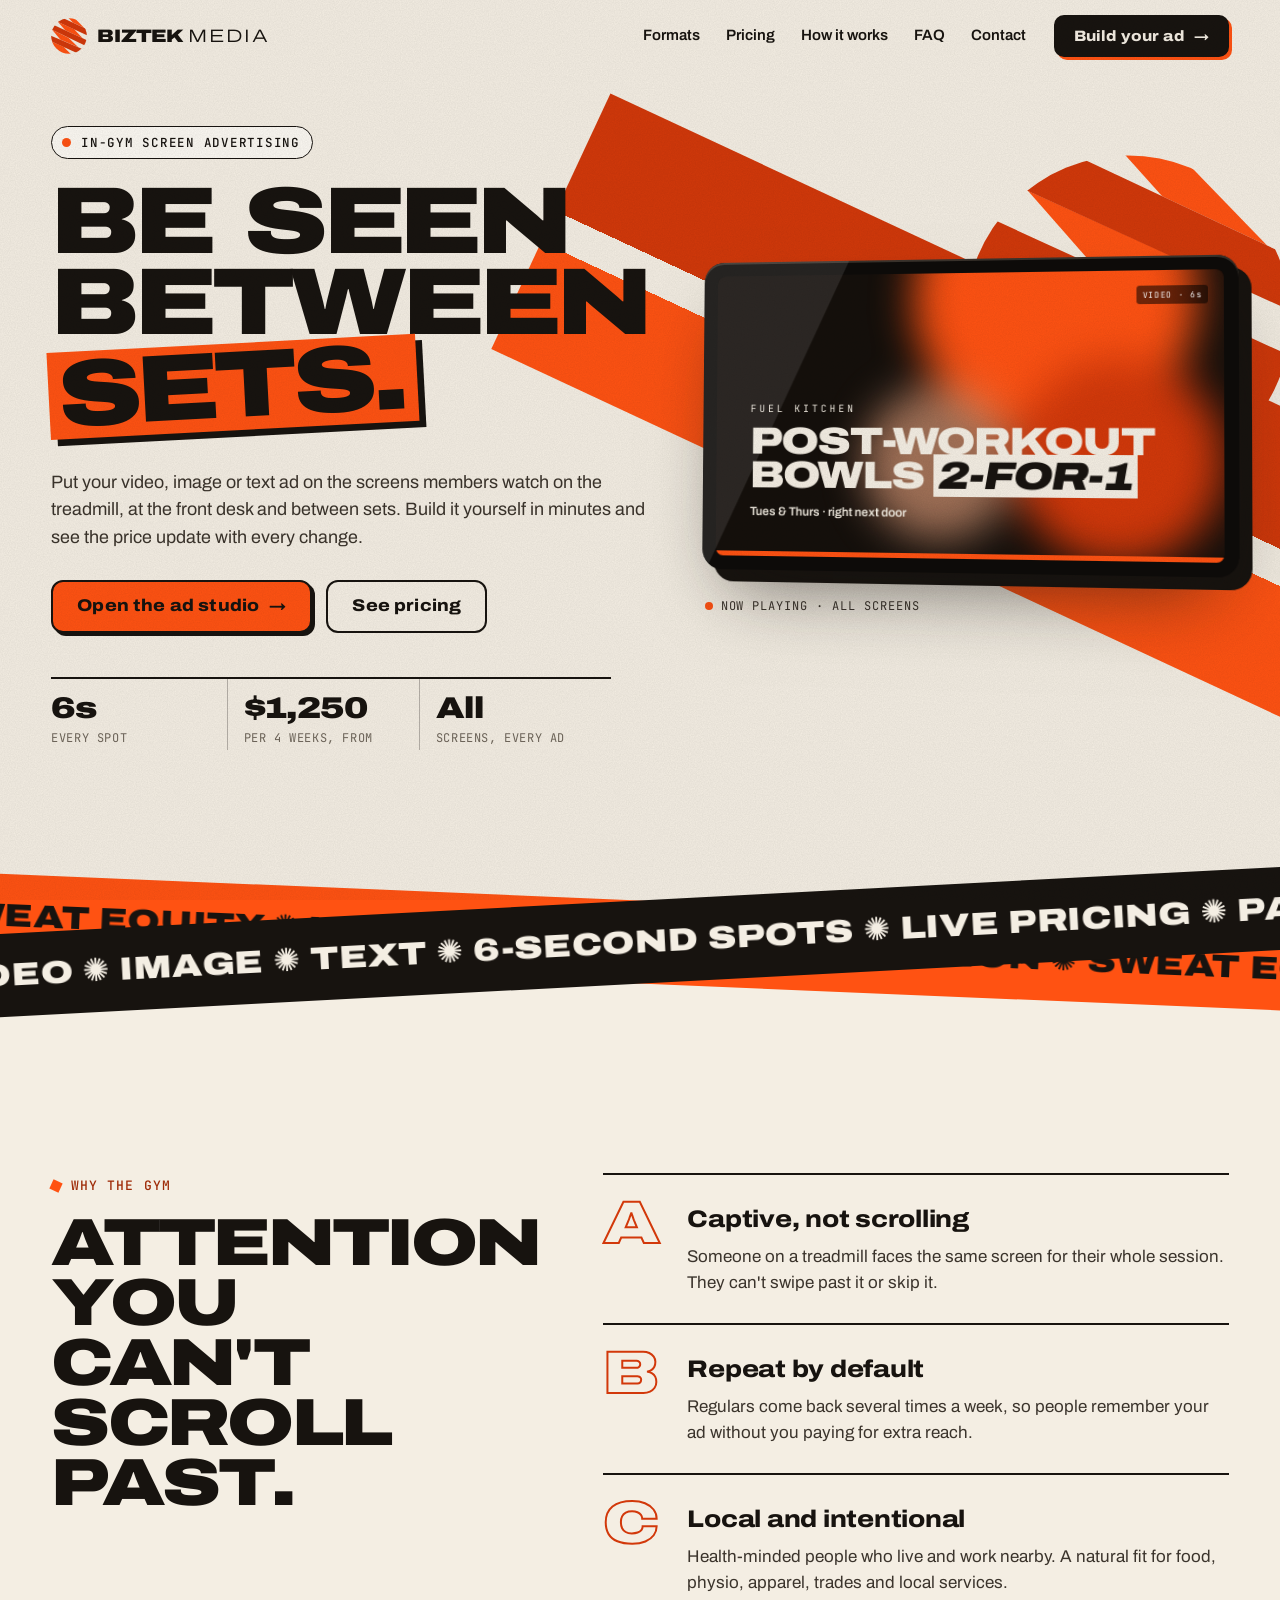
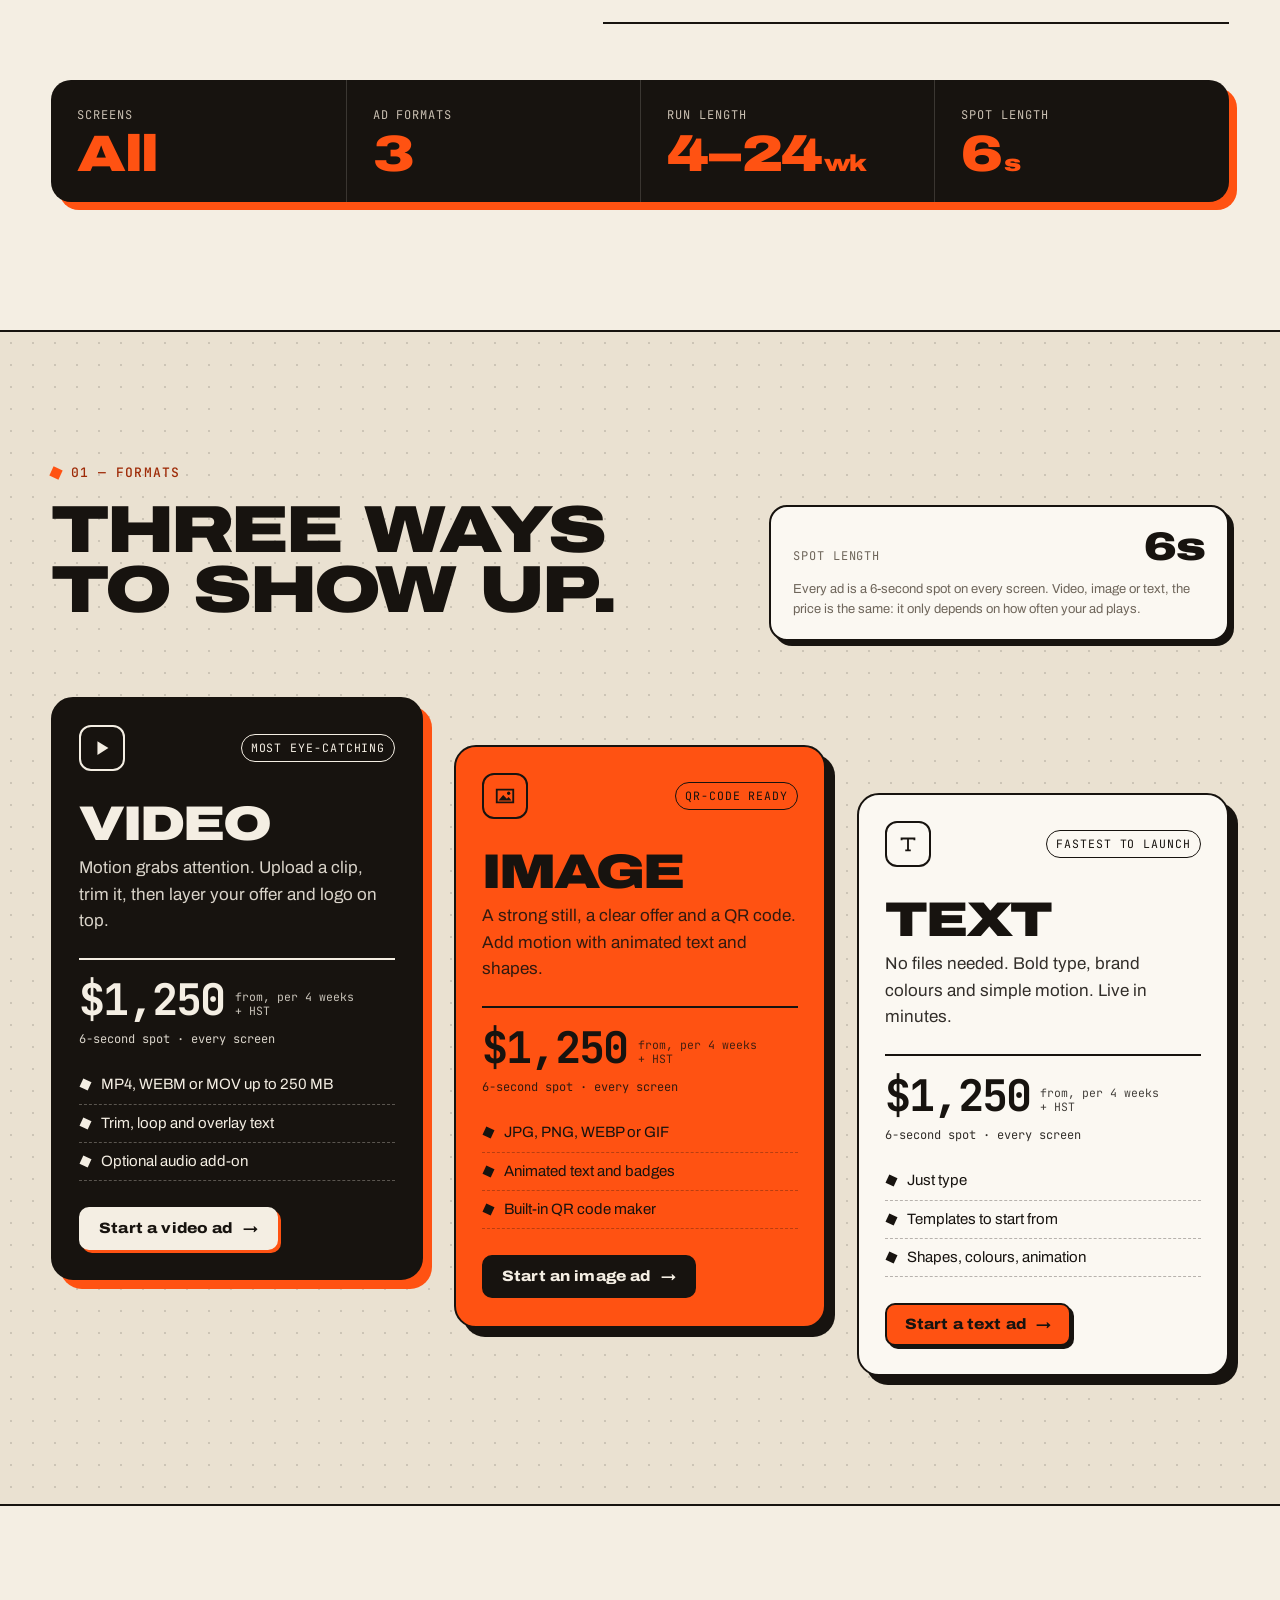
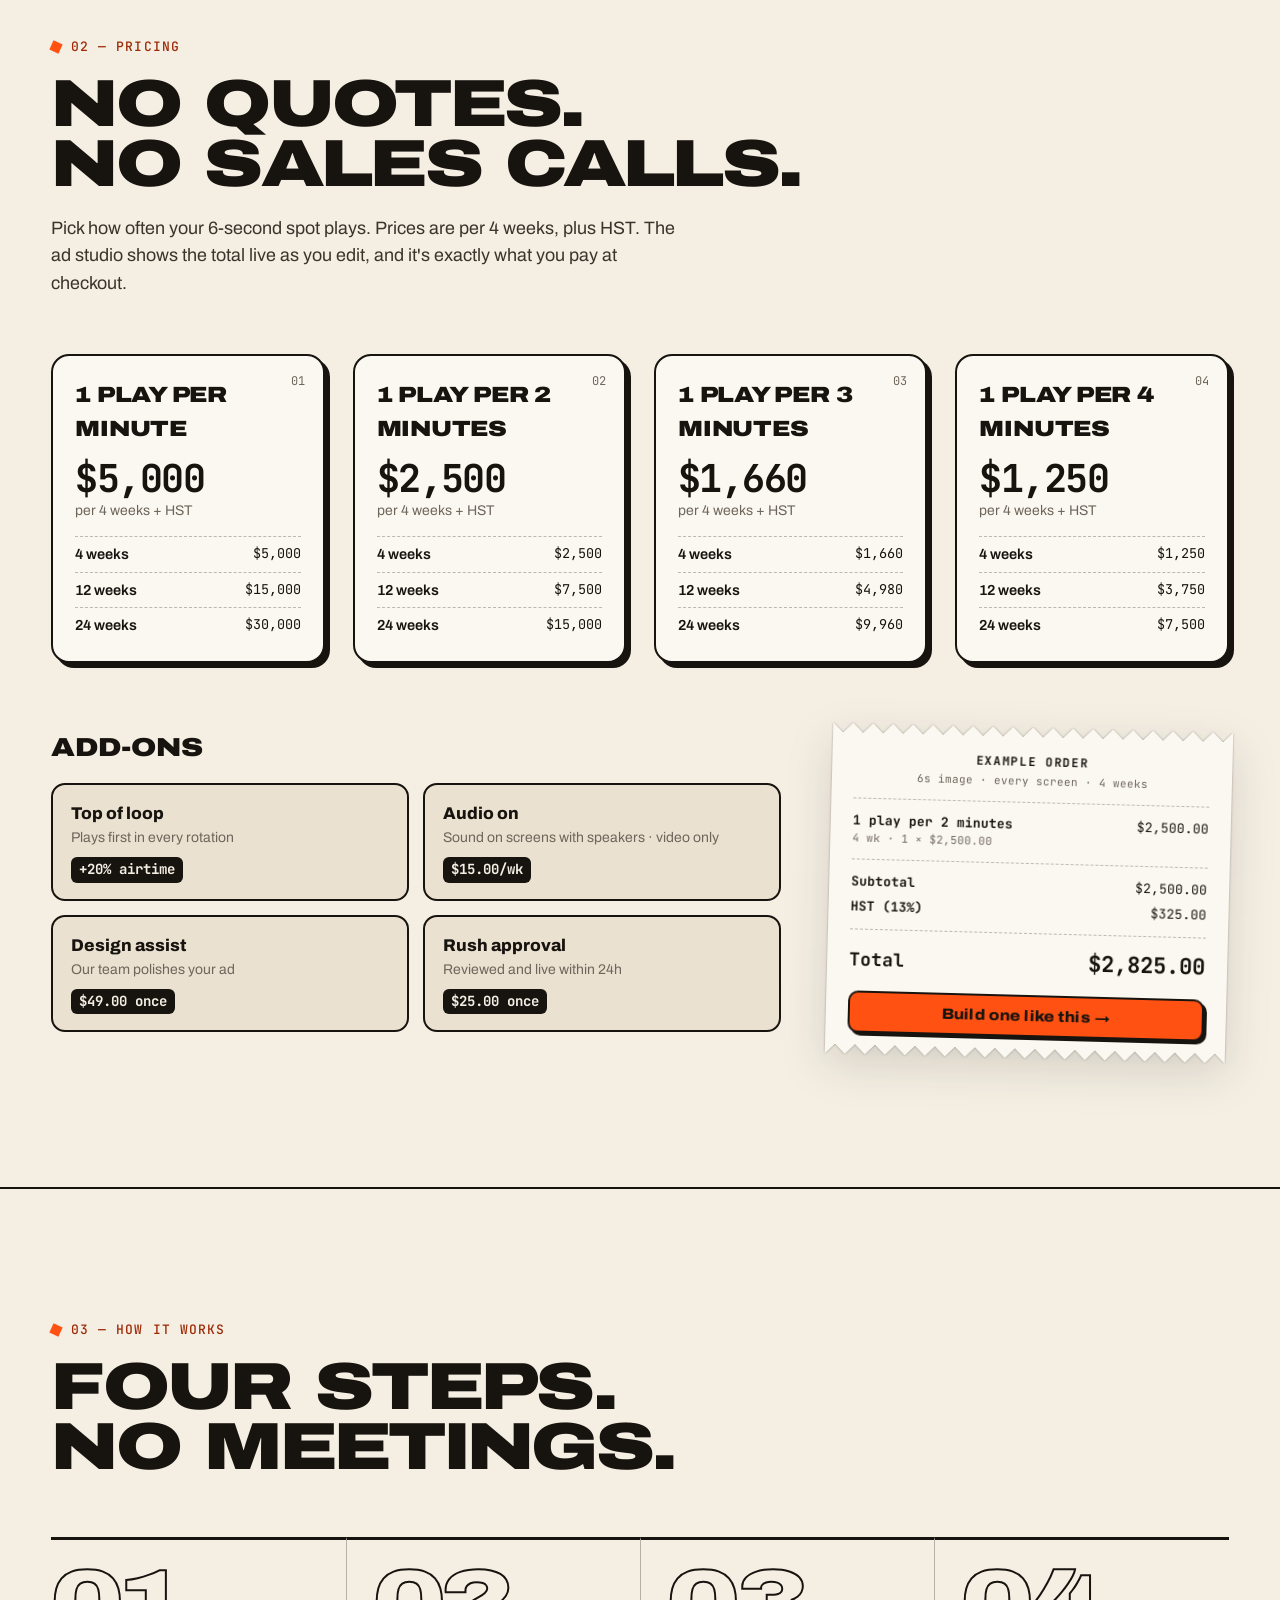
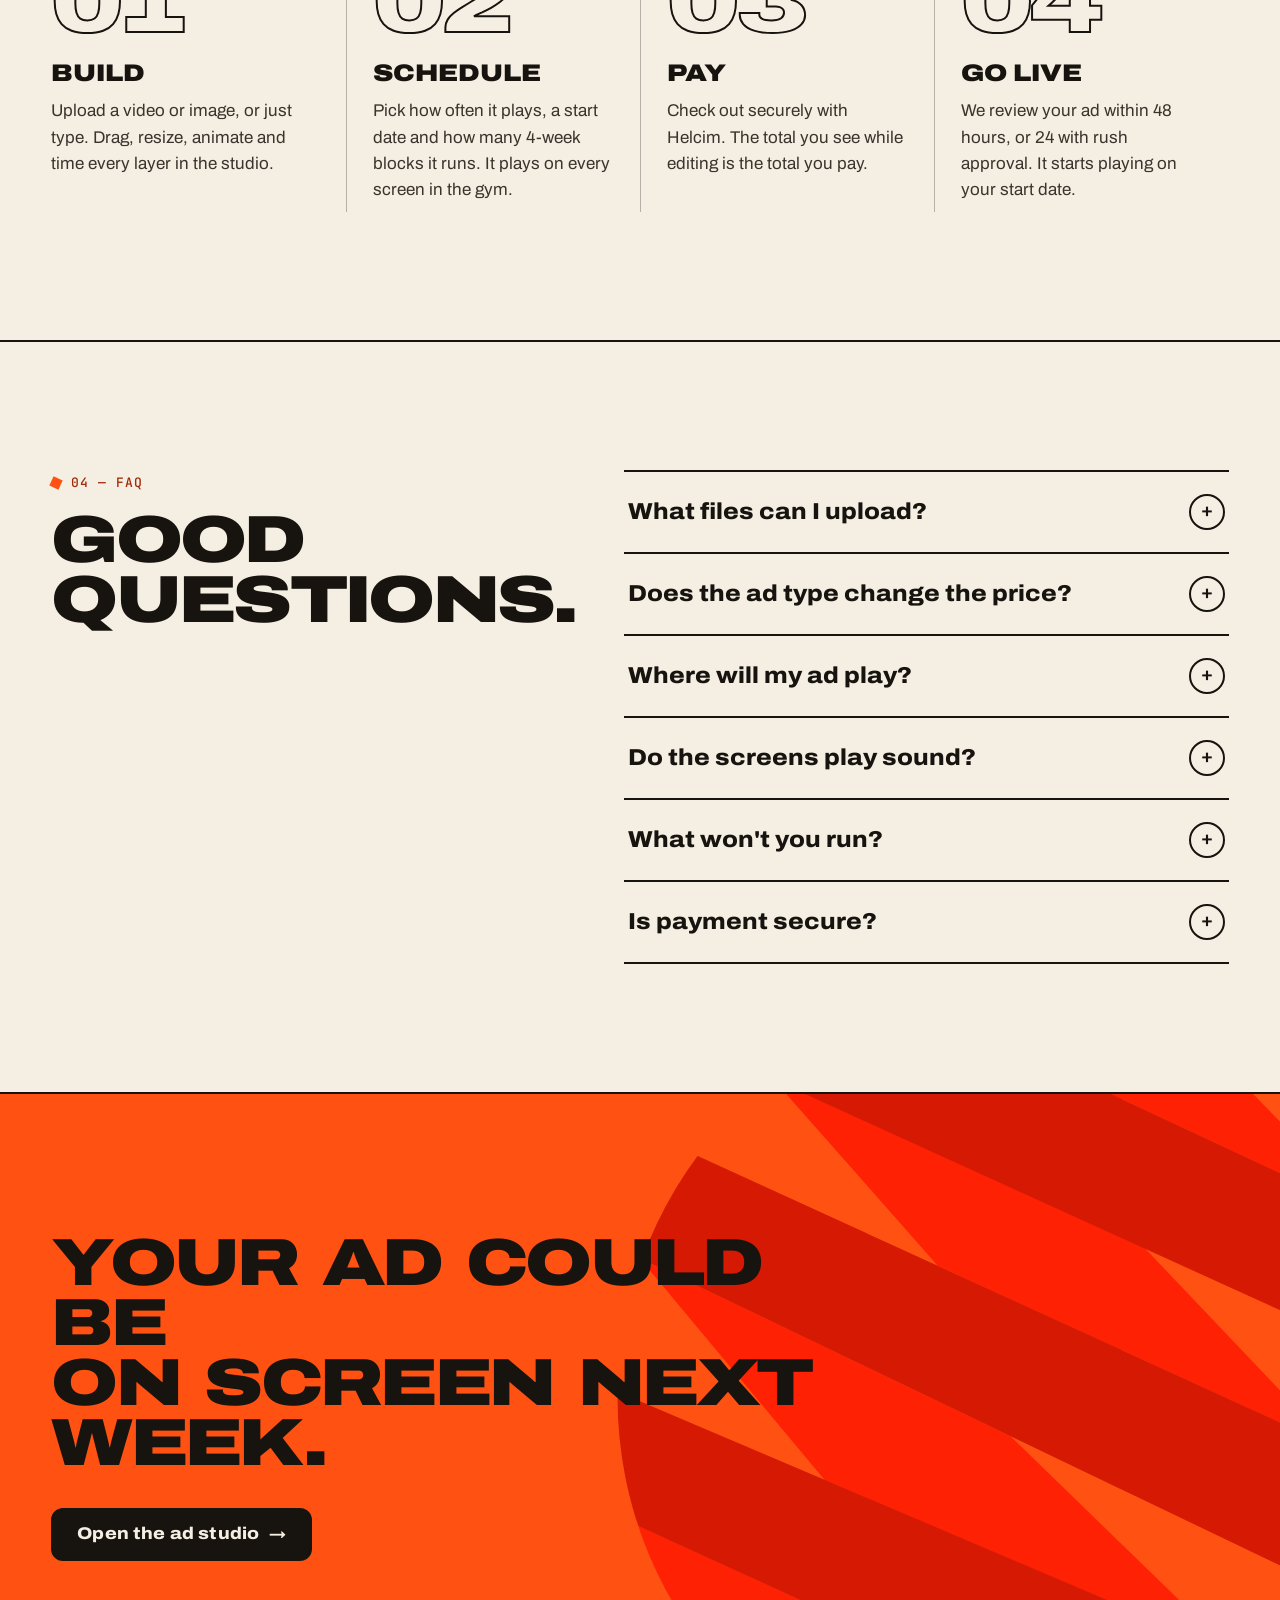
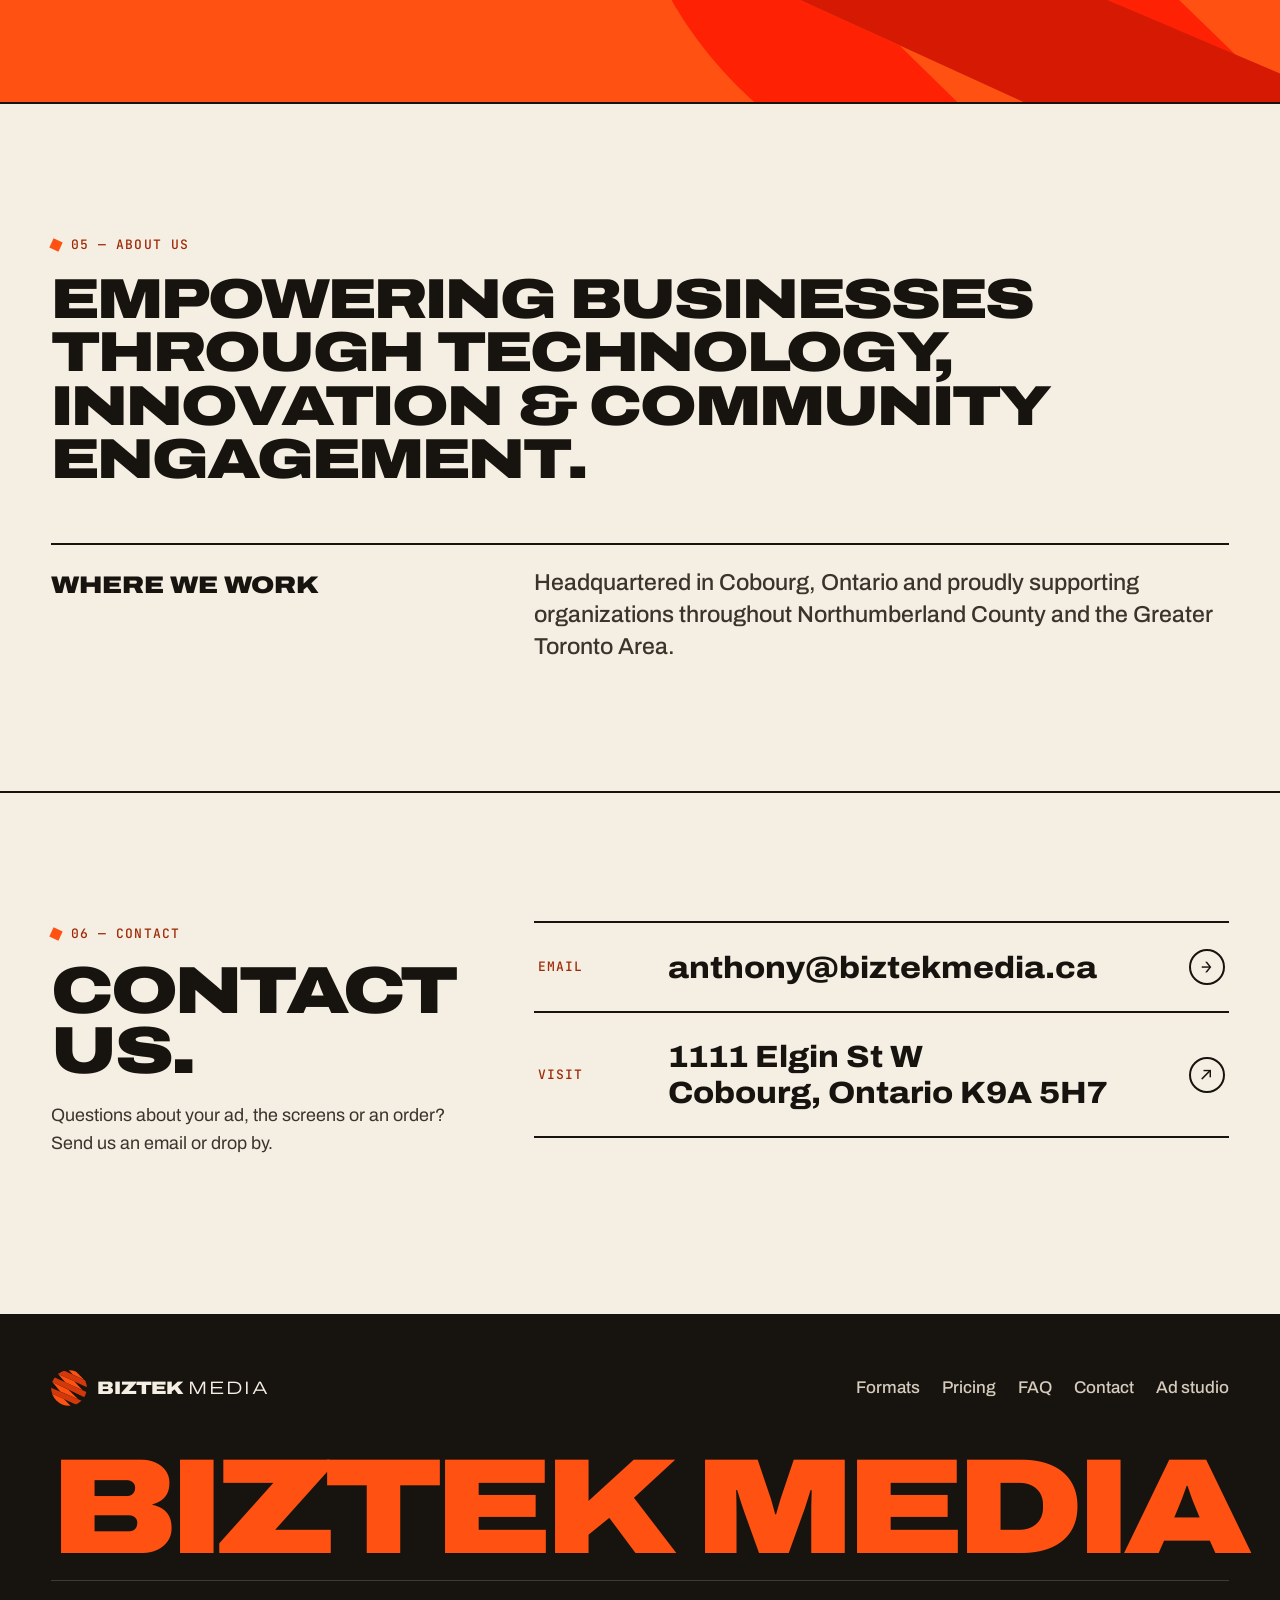
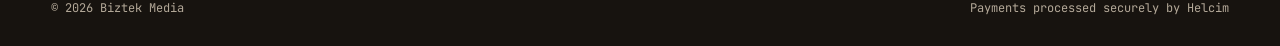
<file: public_html/index.html>
<!doctype html>
<html lang="en">
<head>
  <meta charset="utf-8">
  <meta name="viewport" content="width=device-width, initial-scale=1">
  <title>Biztek Media — Gym Screen Advertising</title>
  <meta name="description" content="Put your video, image or text ad on the screens inside the gym. Build it yourself, see the price live, and pay online.">
  <meta name="theme-color" content="#F4EEE3">
  <link rel="icon" href="img/logo.svg" type="image/svg+xml">
  <link rel="preconnect" href="https://fonts.googleapis.com">
  <link rel="preconnect" href="https://fonts.gstatic.com" crossorigin>
  <link href="https://fonts.googleapis.com/css2?family=Archivo:ital,wdth,wght@0,62..125,100..900;1,62..125,100..900&family=JetBrains+Mono:wght@400;500;700&display=swap" rel="stylesheet">
  <script>document.documentElement.classList.add('js')</script>
  <link rel="stylesheet" href="css/base.css">
  <link rel="stylesheet" href="css/site.css">
</head>
<body>
  <a class="skip" href="#main">Skip to content</a>

  <header class="nav" id="nav">
    <a class="brand" href="./" aria-label="Biztek Media home">
      <img src="img/logo.svg" alt="" width="36" height="36">
      <span class="wordmark">BIZTEK<span>MEDIA</span></span>
    </a>
    <nav class="nav-links" id="navLinks" aria-label="Primary">
      <a href="#formats">Formats</a>
      <a href="#pricing">Pricing</a>
      <a href="#how">How it works</a>
      <a href="#faq">FAQ</a>
      <a href="#contact">Contact</a>
    </nav>
    <a class="btn btn-ink nav-cta" href="editor.html">Build your ad <span aria-hidden="true">→</span></a>
    <button class="nav-toggle" id="navToggle" aria-expanded="false" aria-controls="navLinks" aria-label="Open menu">
      <span></span><span></span>
    </button>
  </header>

  <main id="main">
    <!-- ============================== HERO -->
    <section class="hero">
      <div class="hero-band" aria-hidden="true"></div>
      <div class="hero-copy">
        <p class="eyebrow"><span class="pulse" aria-hidden="true"></span> In-gym screen advertising</p>
        <h1 class="display">Be seen<br>between<br><span class="hl">sets.</span></h1>
        <p class="lede">Put your video, image or text ad on the screens members watch on the treadmill, at the front desk and between sets. Build it yourself in minutes and see the price update with every change.</p>
        <div class="cta-row">
          <a class="btn btn-orange btn-lg" href="editor.html">Open the ad studio <span aria-hidden="true">→</span></a>
          <a class="btn btn-ghost btn-lg" href="#pricing">See pricing</a>
        </div>
        <ul class="hero-facts">
          <li><b>6s</b><span>every spot</span></li>
          <li><b data-fact="from">$1,250</b><span>per 4 weeks, from</span></li>
          <li><b>All</b><span>screens, every ad</span></li>
        </ul>
      </div>

      <div class="hero-visual" aria-label="Example ads playing on a gym screen">
        <img class="hero-orb" src="img/logo.svg" alt="">
        <div class="tv">
          <div class="tv-screen" id="tvScreen">
            <!-- Sample ads, for illustration only -->
            <div class="slide slide-video is-active" data-len="6">
              <div class="sv-blobs" aria-hidden="true"><i></i><i></i><i></i></div>
              <p class="sv-brand">FUEL KITCHEN</p>
              <p class="sv-head">Post-workout<br>bowls <em>2&#8209;for&#8209;1</em></p>
              <p class="sv-sub">Tues &amp; Thurs · right next door</p>
              <span class="slide-tag">VIDEO · 6s</span>
            </div>
            <div class="slide slide-image" data-len="6">
              <div class="si-photo" aria-hidden="true"><i></i><i></i></div>
              <div class="si-copy">
                <p class="si-brand">PEAK PHYSIO</p>
                <p class="si-head">Sore?<br>Book a sports massage.</p>
                <div class="si-qr" aria-hidden="true"></div>
              </div>
              <span class="slide-tag">IMAGE · 6s</span>
            </div>
            <div class="slide slide-text" data-len="6">
              <p class="st-head">Now hiring<br>personal<br>trainers</p>
              <p class="st-sub">Ask at the front desk →</p>
              <span class="slide-tag">TEXT · 6s</span>
            </div>
            <div class="tv-progress" aria-hidden="true"><span id="tvProgress"></span></div>
          </div>
          <div class="tv-glare" aria-hidden="true"></div>
        </div>
        <p class="tv-caption"><span class="rec" aria-hidden="true"></span> NOW PLAYING · ALL SCREENS</p>
      </div>
    </section>

    <!-- ============================== MARQUEE -->
    <div class="marquee-wrap" aria-hidden="true">
      <div class="marquee marquee--back"><div class="marquee-track">
        <span>SWEAT EQUITY ✺ LOCAL REACH ✺ REAL ATTENTION ✺ SWEAT EQUITY ✺ LOCAL REACH ✺ REAL ATTENTION ✺ </span>
        <span>SWEAT EQUITY ✺ LOCAL REACH ✺ REAL ATTENTION ✺ SWEAT EQUITY ✺ LOCAL REACH ✺ REAL ATTENTION ✺ </span>
      </div></div>
      <div class="marquee marquee--front"><div class="marquee-track">
        <span>VIDEO ✺ IMAGE ✺ TEXT ✺ 6-SECOND SPOTS ✺ LIVE PRICING ✺ PAY ONLINE ✺ </span>
        <span>VIDEO ✺ IMAGE ✺ TEXT ✺ 6-SECOND SPOTS ✺ LIVE PRICING ✺ PAY ONLINE ✺ </span>
      </div></div>
    </div>

    <!-- ============================== WHY -->
    <section class="section why">
      <div class="why-head reveal">
        <p class="kicker">Why the gym</p>
        <h2 class="display-2">Attention you<br>can't scroll past.</h2>
      </div>
      <div class="why-grid">
        <article class="why-card reveal">
          <span class="why-num">A</span>
          <h3>Captive, not scrolling</h3>
          <p>Someone on a treadmill faces the same screen for their whole session. They can't swipe past it or skip it.</p>
        </article>
        <article class="why-card reveal">
          <span class="why-num">B</span>
          <h3>Repeat by default</h3>
          <p>Regulars come back several times a week, so people remember your ad without you paying for extra reach.</p>
        </article>
        <article class="why-card reveal">
          <span class="why-num">C</span>
          <h3>Local and intentional</h3>
          <p>Health-minded people who live and work nearby. A natural fit for food, physio, apparel, trades and local services.</p>
        </article>
      </div>
      <dl class="why-stats reveal">
        <div><dt>Screens</dt><dd>All</dd></div>
        <div><dt>Ad formats</dt><dd>3</dd></div>
        <div><dt>Run length</dt><dd>4–24<small>wk</small></dd></div>
        <div><dt>Spot length</dt><dd>6<small>s</small></dd></div>
      </dl>
    </section>

    <!-- ============================== FORMATS -->
    <section class="section formats" id="formats">
      <div class="formats-head">
        <div class="reveal">
          <p class="kicker">01 — Formats</p>
          <h2 class="display-2">Three ways<br>to show up.</h2>
        </div>
        <div class="length-control reveal">
          <div class="length-label">
            <span>Spot length</span>
            <output>6s</output>
          </div>
          <p class="length-note">Every ad is a 6-second spot on every screen. Video, image or text, the price is the same: it only depends on how often your ad plays.</p>
        </div>
      </div>

      <div class="format-grid">
        <article class="fcard fcard--video reveal" data-format="video">
          <div class="fcard-top">
            <span class="fcard-icon" aria-hidden="true"><svg viewBox="0 0 24 24"><path d="M7 4.5v15l12-7.5z"/></svg></span>
            <span class="fcard-tag">Most eye-catching</span>
          </div>
          <h3>Video</h3>
          <p>Motion grabs attention. Upload a clip, trim it, then layer your offer and logo on top.</p>
          <div class="fcard-price"><span class="amt" data-fact="from">$1,250</span><span class="per">from, per 4 weeks<br>+ HST</span></div>
          <p class="fcard-sec">6-second spot · every screen</p>
          <ul class="fcard-list">
            <li>MP4, WEBM or MOV up to 250&nbsp;MB</li>
            <li>Trim, loop and overlay text</li>
            <li>Optional audio add-on</li>
          </ul>
          <a class="btn btn-cream" href="editor.html?start=video">Start a video ad <span aria-hidden="true">→</span></a>
        </article>

        <article class="fcard fcard--image reveal" data-format="image">
          <div class="fcard-top">
            <span class="fcard-icon" aria-hidden="true"><svg viewBox="0 0 24 24"><path d="M3 5h18v14H3z" fill="none" stroke="currentColor" stroke-width="2"/><path d="M5 17l5-6 4 4 2-2 3 4z"/><circle cx="16" cy="9" r="1.8"/></svg></span>
            <span class="fcard-tag">QR-code ready</span>
          </div>
          <h3>Image</h3>
          <p>A strong still, a clear offer and a QR code. Add motion with animated text and shapes.</p>
          <div class="fcard-price"><span class="amt" data-fact="from">$1,250</span><span class="per">from, per 4 weeks<br>+ HST</span></div>
          <p class="fcard-sec">6-second spot · every screen</p>
          <ul class="fcard-list">
            <li>JPG, PNG, WEBP or GIF</li>
            <li>Animated text and badges</li>
            <li>Built-in QR code maker</li>
          </ul>
          <a class="btn btn-ink" href="editor.html?start=image">Start an image ad <span aria-hidden="true">→</span></a>
        </article>

        <article class="fcard fcard--text reveal" data-format="text">
          <div class="fcard-top">
            <span class="fcard-icon" aria-hidden="true"><svg viewBox="0 0 24 24"><path d="M4 5h16v3h-2V7h-5v11h2v2H9v-2h2V7H6v1H4z"/></svg></span>
            <span class="fcard-tag">Fastest to launch</span>
          </div>
          <h3>Text</h3>
          <p>No files needed. Bold type, brand colours and simple motion. Live in minutes.</p>
          <div class="fcard-price"><span class="amt" data-fact="from">$1,250</span><span class="per">from, per 4 weeks<br>+ HST</span></div>
          <p class="fcard-sec">6-second spot · every screen</p>
          <ul class="fcard-list">
            <li>Just type</li>
            <li>Templates to start from</li>
            <li>Shapes, colours, animation</li>
          </ul>
          <a class="btn btn-orange" href="editor.html?start=text">Start a text ad <span aria-hidden="true">→</span></a>
        </article>
      </div>
    </section>

    <!-- ============================== PRICING -->
    <section class="section pricing" id="pricing">
      <div class="pricing-head reveal">
        <p class="kicker">02 — Pricing</p>
        <h2 class="display-2">No quotes.<br>No sales calls.</h2>
        <p class="lede">Pick how often your 6-second spot plays. Prices are per 4 weeks, plus HST. The ad studio shows the total live as you edit, and it's exactly what you pay at checkout.</p>
      </div>

      <div class="stack" id="priceStack"><!-- rendered from pricing.js --></div>

      <div class="pricing-foot">
        <div class="addons reveal">
          <h3>Add-ons</h3>
          <ul id="addonList"></ul>
        </div>
        <div class="receipt-shadow reveal"><div class="receipt" id="exampleReceipt" aria-label="Example order"></div></div>
      </div>
    </section>

    <!-- ============================== HOW -->
    <section class="section how" id="how">
      <div class="reveal">
        <p class="kicker">03 — How it works</p>
        <h2 class="display-2">Four steps.<br>No meetings.</h2>
      </div>
      <ol class="steps">
        <li class="step reveal">
          <span class="step-num">01</span>
          <h3>Build</h3>
          <p>Upload a video or image, or just type. Drag, resize, animate and time every layer in the studio.</p>
        </li>
        <li class="step reveal">
          <span class="step-num">02</span>
          <h3>Schedule</h3>
          <p>Pick how often it plays, a start date and how many 4-week blocks it runs. It plays on every screen in the gym.</p>
        </li>
        <li class="step reveal">
          <span class="step-num">03</span>
          <h3>Pay</h3>
          <p>Check out securely with Helcim. The total you see while editing is the total you pay.</p>
        </li>
        <li class="step reveal">
          <span class="step-num">04</span>
          <h3>Go live</h3>
          <p>We review your ad within 48 hours, or 24 with rush approval. It starts playing on your start date.</p>
        </li>
      </ol>
    </section>

    <!-- ============================== FAQ -->
    <section class="section faq" id="faq">
      <div class="reveal">
        <p class="kicker">04 — FAQ</p>
        <h2 class="display-2">Good<br>questions.</h2>
      </div>
      <div class="faq-list">
        <details class="reveal">
          <summary>What files can I upload?</summary>
          <p>Video: MP4, WEBM or MOV up to 250&nbsp;MB. MP4 with H.264 is the safest choice. If your clip is longer than 6 seconds, you choose which part plays. Images: JPG, PNG, WEBP or GIF. Screens are 1920×1080 landscape, and you can also design in 1080×1920 portrait.</p>
        </details>
        <details class="reveal">
          <summary>Does the ad type change the price?</summary>
          <p>No. Video, image and text ads all cost the same. Every spot is 6 seconds long, and the price depends only on how often it plays, from once every 4 minutes to once a minute. Prices are for 4 weeks at a time, plus HST.</p>
        </details>
        <details class="reveal">
          <summary>Where will my ad play?</summary>
          <p>On every screen in the gym. Every ad plays on all of them, so there's nothing to choose.</p>
        </details>
        <details class="reveal">
          <summary>Do the screens play sound?</summary>
          <p>Screens are muted by default. Add “Audio on” to a video ad and it plays with sound on screens that have speakers.</p>
        </details>
        <details class="reveal">
          <summary>What won't you run?</summary>
          <p>Every ad is reviewed before it airs. We don't run tobacco, vaping, cannabis, alcohol, gambling, adult content, misleading health claims or other gyms. If we can't run your ad, we'll work with you to fix it or refund you.</p>
        </details>
        <details class="reveal">
          <summary>Is payment secure?</summary>
          <p>Payments go through Helcim's secure checkout. Your card details go straight to Helcim and never touch our servers.</p>
        </details>
      </div>
    </section>

    <!-- ============================== CTA -->
    <section class="cta-band">
      <img class="cta-orb" src="img/logo.svg" alt="">
      <div class="cta-inner reveal">
        <h2 class="display-2">Your ad could be<br>on screen next week.</h2>
        <a class="btn btn-ink btn-lg" href="editor.html">Open the ad studio <span aria-hidden="true">→</span></a>
      </div>
    </section>

    <!-- ============================== ABOUT -->
    <section class="section about" id="about">
      <p class="kicker reveal">05 — About us</p>
      <h2 class="about-statement reveal">Empowering businesses through technology, innovation &amp; community engagement.</h2>
      <div class="about-where reveal">
        <h3>Where we work</h3>
        <p>Headquartered in Cobourg, Ontario and proudly supporting organizations throughout Northumberland County and the Greater Toronto Area.</p>
      </div>
    </section>

    <!-- ============================== CONTACT -->
    <section class="section contact" id="contact">
      <div class="reveal">
        <p class="kicker">06 — Contact</p>
        <h2 class="display-2">Contact<br>us.</h2>
        <p class="lede">Questions about your ad, the screens or an order? Send us an email or drop by.</p>
      </div>
      <address class="contact-list">
        <a class="contact-row reveal" href="mailto:anthony@biztekmedia.ca">
          <span class="contact-label">Email</span>
          <span class="contact-value">anthony@<wbr>biztekmedia.ca</span>
          <span class="contact-go" aria-hidden="true">→</span>
        </a>
        <a class="contact-row reveal" href="https://www.google.com/maps/search/?api=1&amp;query=1111+Elgin+St+W%2C+Cobourg%2C+ON+K9A+5H7" target="_blank" rel="noopener">
          <span class="contact-label">Visit</span>
          <span class="contact-value">1111 Elgin St W<br>Cobourg, Ontario K9A&nbsp;5H7</span>
          <span class="contact-go" aria-hidden="true">↗</span>
        </a>
      </address>
    </section>
  </main>

  <footer class="footer">
    <div class="footer-top">
      <a class="brand brand--light" href="./">
        <img src="img/logo.svg" alt="" width="36" height="36">
        <span class="wordmark">BIZTEK<span>MEDIA</span></span>
      </a>
      <nav class="footer-links" aria-label="Footer">
        <a href="#formats">Formats</a>
        <a href="#pricing">Pricing</a>
        <a href="#faq">FAQ</a>
        <a href="#contact">Contact</a>
        <a href="editor.html">Ad studio</a>
      </nav>
    </div>
    <p class="footer-giant" aria-hidden="true">BIZTEK MEDIA</p>
    <div class="footer-bottom">
      <span>© <span id="year">2026</span> Biztek Media</span>
      <span>Payments processed securely by Helcim</span>
    </div>
  </footer>

  <script src="js/pricing.js"></script>
  <script src="js/site.js"></script>
</body>
</html>
</file>
<file: public_html/css/base.css>
/* Biztek Media — shared tokens & components */

:root {
  --cream: #F4EEE3;
  --cream-deep: #EAE1D1;
  --paper: #FBF8F2;
  --ink: #17130F;
  --ink-soft: #3B342C;
  --muted: #6F665B;
  --orange: #FF5212;
  --burnt: #D2380A;
  --ember: #9E2A07;
  --line: rgba(23, 19, 15, 0.14);
  --line-strong: rgba(23, 19, 15, 0.28);

  --font: 'Archivo', system-ui, -apple-system, 'Segoe UI', sans-serif;
  --mono: 'JetBrains Mono', ui-monospace, 'SFMono-Regular', Consolas, monospace;

  --radius: 14px;
  --radius-sm: 8px;
  --hard: 5px 5px 0 var(--ink);
  --hard-lg: 8px 8px 0 var(--ink);
  --ease: cubic-bezier(.2, .8, .2, 1);
  --gutter: clamp(16px, 4vw, 56px);
}

*, *::before, *::after { box-sizing: border-box; }
html { -webkit-text-size-adjust: 100%; }
body {
  margin: 0;
  background: var(--cream);
  color: var(--ink);
  font-family: var(--font);
  font-size: 17px;
  line-height: 1.55;
  font-stretch: 100%;
  -webkit-font-smoothing: antialiased;
  text-rendering: optimizeLegibility;
}
img, svg, video { display: block; max-width: 100%; }
button, input, select, textarea { font: inherit; color: inherit; }
button { cursor: pointer; }
a { color: inherit; }
:focus-visible { outline: 3px solid var(--orange); outline-offset: 2px; }
::selection { background: var(--orange); color: var(--ink); }

/* Paper grain over everything */
body::after {
  content: '';
  position: fixed;
  inset: 0;
  pointer-events: none;
  z-index: 9999;
  opacity: .07;
  mix-blend-mode: multiply;
  background-image: url("data:image/svg+xml;utf8,<svg xmlns='http://www.w3.org/2000/svg' width='220' height='220'><filter id='n'><feTurbulence type='fractalNoise' baseFrequency='.85' numOctaves='3' stitchTiles='stitch'/><feColorMatrix values='0 0 0 0 0  0 0 0 0 0  0 0 0 0 0  0 0 0 1.1 0'/></filter><rect width='100%' height='100%' filter='url(%23n)'/></svg>");
}

.skip {
  position: absolute; left: -9999px; top: 8px;
  background: var(--ink); color: var(--cream); padding: 8px 14px; z-index: 10000;
}
.skip:focus { left: 8px; }

/* ---------- brand */
.brand {
  display: inline-flex; align-items: center; gap: 10px;
  text-decoration: none; color: var(--ink);
}
.brand img { width: 36px; height: 36px; }
.wordmark {
  font-weight: 900; font-stretch: 125%;
  letter-spacing: -.01em; font-size: 18px; line-height: 1;
}
.wordmark span { font-weight: 300; margin-left: 4px; letter-spacing: .08em; }
.brand--light { color: var(--cream); }

/* ---------- buttons */
.btn {
  --bg: var(--paper); --fg: var(--ink);
  display: inline-flex; align-items: center; justify-content: center; gap: 10px;
  padding: 11px 18px;
  background: var(--bg); color: var(--fg);
  border: 2px solid var(--ink);
  border-radius: 10px;
  font-weight: 800; font-stretch: 112%;
  font-size: 15px; letter-spacing: .01em; line-height: 1.1;
  text-decoration: none; white-space: nowrap;
  box-shadow: 3px 3px 0 var(--ink);
  transition: transform .18s var(--ease), box-shadow .18s var(--ease), background .18s;
}
.btn:hover { transform: translate(-2px, -2px); box-shadow: 5px 5px 0 var(--ink); }
.btn:active { transform: translate(2px, 2px); box-shadow: 1px 1px 0 var(--ink); }
.btn[disabled], .btn.is-disabled { opacity: .45; pointer-events: none; }
.btn-lg { padding: 15px 24px; font-size: 17px; border-radius: 12px; }
.btn-sm { padding: 7px 12px; font-size: 13px; border-radius: 8px; box-shadow: 2px 2px 0 var(--ink); }
.btn-ink { --bg: var(--ink); --fg: var(--cream); box-shadow: 3px 3px 0 var(--orange); }
.btn-ink:hover { box-shadow: 5px 5px 0 var(--orange); }
.btn-orange { --bg: var(--orange); --fg: var(--ink); }
.btn-cream { --bg: var(--cream); --fg: var(--ink); }
.btn-ghost { --bg: transparent; box-shadow: none; }
.btn-ghost:hover { --bg: var(--paper); box-shadow: 3px 3px 0 var(--ink); }

/* ---------- labels */
.kicker {
  display: inline-flex; align-items: center; gap: 10px;
  margin: 0 0 18px;
  font-family: var(--mono); font-size: 13px; font-weight: 500;
  letter-spacing: .08em; text-transform: uppercase; color: var(--ember);
}
.kicker::before { content: ''; width: 10px; height: 10px; background: var(--orange); transform: rotate(25deg); }

.mono { font-family: var(--mono); font-variant-numeric: tabular-nums; }

/* ---------- receipt (landing example + studio quote) */
.receipt {
  --notch: 10px;
  position: relative;
  background: var(--paper);
  padding: 26px 22px 22px;
  font-family: var(--mono);
  font-size: 13px;
  line-height: 1.5;
  color: var(--ink);
  /* zig-zag tear on top and bottom edges */
  -webkit-mask:
    conic-gradient(from -45deg at bottom, #0000, #000 1deg 89deg, #0000 90deg) bottom / calc(var(--notch) * 2) 51% repeat-x,
    conic-gradient(from 135deg at top, #0000, #000 1deg 89deg, #0000 90deg) top / calc(var(--notch) * 2) 51% repeat-x;
          mask:
    conic-gradient(from -45deg at bottom, #0000, #000 1deg 89deg, #0000 90deg) bottom / calc(var(--notch) * 2) 51% repeat-x,
    conic-gradient(from 135deg at top, #0000, #000 1deg 89deg, #0000 90deg) top / calc(var(--notch) * 2) 51% repeat-x;
}
/* masks clip filters, so the shadow lives on a wrapper */
.receipt-shadow { filter: drop-shadow(0 0 1px rgba(23, 19, 15, .35)) drop-shadow(0 14px 22px rgba(23, 19, 15, .14)); }
.receipt-title {
  margin: 0 0 2px; text-align: center;
  font-weight: 700; letter-spacing: .14em; text-transform: uppercase; font-size: 12px;
}
.receipt-sub { margin: 0 0 12px; text-align: center; color: var(--muted); font-size: 11px; }
.receipt hr { border: 0; border-top: 1.5px dashed var(--line-strong); margin: 12px 0; }
.r-row { display: flex; justify-content: space-between; gap: 12px; align-items: baseline; }
.r-row + .r-row { margin-top: 6px; }
.r-row .r-label { font-weight: 700; }
.r-row .r-detail { display: block; color: var(--muted); font-size: 11px; font-weight: 400; }
.r-row .r-amt { white-space: nowrap; font-variant-numeric: tabular-nums; }
.r-row.is-neg .r-amt { color: var(--ember); }
.r-total { font-size: 18px; font-weight: 700; }
.r-total .r-amt { font-size: 22px; }
.r-meta { color: var(--muted); font-size: 11px; }

@media (prefers-reduced-motion: reduce) {
  *, *::before, *::after { animation-duration: .001ms !important; animation-iteration-count: 1 !important; transition-duration: .001ms !important; scroll-behavior: auto !important; }
}
</file>
<file: public_html/css/site.css>
/* Biztek Media — landing page */

html { scroll-behavior: smooth; scroll-padding-top: 88px; }
body { overflow-x: hidden; }

.display {
  margin: 0 0 28px;
  font-size: clamp(3rem, 7.4vw, 8.2rem);
  font-weight: 900; font-stretch: 125%;
  line-height: .86; letter-spacing: -.045em; word-spacing: .1em;
  text-transform: uppercase;
}
.display-2 {
  margin: 0 0 20px;
  font-size: clamp(2.3rem, 5.2vw, 5rem);
  font-weight: 900; font-stretch: 125%;
  line-height: .9; letter-spacing: -.04em; word-spacing: .12em;
  text-transform: uppercase;
}
.lede { font-size: clamp(17px, 1.4vw, 20px); color: var(--ink-soft); max-width: 36em; margin: 0 0 28px; }

/* ================================================================ NAV */
.nav {
  position: sticky; top: 0; z-index: 50;
  display: flex; align-items: center; gap: 28px;
  height: 72px; padding: 0 var(--gutter);
  transition: background .25s, box-shadow .25s;
}
.nav.is-stuck {
  background: color-mix(in srgb, var(--cream) 88%, transparent);
  -webkit-backdrop-filter: blur(10px); backdrop-filter: blur(10px);
  box-shadow: 0 1px 0 var(--line);
}
.nav-links { display: flex; gap: 26px; margin-left: auto; }
.nav-links a {
  position: relative; text-decoration: none;
  font-weight: 600; font-size: 15px;
}
.nav-links a::after {
  content: ''; position: absolute; left: 0; right: 0; bottom: -4px; height: 3px;
  background: var(--orange); transform: scaleX(0); transform-origin: left;
  transition: transform .25s var(--ease);
}
.nav-links a:hover::after { transform: scaleX(1); }
.nav-toggle { display: none; }

/* ================================================================ HERO */
.hero {
  position: relative;
  display: grid; grid-template-columns: 1.02fr 1fr;
  align-items: center; gap: clamp(28px, 4vw, 72px);
  min-height: calc(100svh - 72px);
  padding: 24px var(--gutter) 120px;
  overflow: hidden;
  isolation: isolate;
}
.hero-band {
  position: absolute; z-index: -1;
  width: 150%; height: clamp(160px, 22vw, 300px);
  right: -86%; top: 50%;
  transform: rotate(25deg);
  background: linear-gradient(var(--burnt) 0 46%, transparent 46% 58%, var(--orange) 58% 100%);
}
.eyebrow {
  display: inline-flex; align-items: center; gap: 10px;
  margin: 0 0 22px; padding: 6px 12px 6px 10px;
  border: 1.5px solid var(--ink); border-radius: 999px;
  font-family: var(--mono); font-size: 12.5px; font-weight: 500;
  letter-spacing: .06em; text-transform: uppercase;
  background: var(--paper);
}
.pulse { width: 9px; height: 9px; border-radius: 50%; background: var(--orange); box-shadow: 0 0 0 0 rgba(255, 82, 18, .6); animation: pulse 2s infinite; }
@keyframes pulse { 70% { box-shadow: 0 0 0 9px rgba(255, 82, 18, 0); } 100% { box-shadow: 0 0 0 0 rgba(255, 82, 18, 0); } }

.display .hl {
  display: inline-block;
  margin-top: .1em; padding: .02em .14em .04em .1em;
  background: var(--orange);
  box-shadow: .07em .07em 0 var(--ink);
  transform: rotate(-3deg);
  transform-origin: left bottom;
}
.cta-row { display: flex; flex-wrap: wrap; gap: 14px; margin-bottom: 44px; }
.hero-facts {
  display: flex; flex-wrap: wrap; gap: 0;
  list-style: none; margin: 0; padding: 0;
  border-top: 2px solid var(--ink);
  max-width: 560px;
}
.hero-facts li { flex: 1 1 0; padding: 14px 16px 0 0; }
.hero-facts li + li { padding-left: 16px; border-left: 1.5px solid var(--line-strong); }
.hero-facts b { display: block; font-size: clamp(22px, 2.4vw, 30px); font-weight: 900; font-stretch: 125%; letter-spacing: -.02em; line-height: 1.05; }
.hero-facts span { font-family: var(--mono); font-size: 12px; color: var(--muted); text-transform: uppercase; letter-spacing: .05em; }

.hero-visual { position: relative; }
.hero-orb {
  position: absolute; z-index: -1;
  width: 62%; right: -12%; top: -30%;
  animation: spin 90s linear infinite;
}
@keyframes spin { to { transform: rotate(360deg); } }

.tv {
  position: relative;
  padding: clamp(8px, 1.1vw, 14px);
  background: #0d0b09;
  border-radius: clamp(12px, 1.6vw, 22px);
  box-shadow: 0 2px 0 #3a332c inset, 0 40px 70px -28px rgba(23, 19, 15, .6), 12px 12px 0 var(--ink);
  transform: perspective(1500px) rotateY(-9deg) rotateX(2deg);
  transform-origin: 30% 50%;
  transition: transform .8s var(--ease);
}
.hero-visual:hover .tv { transform: perspective(1500px) rotateY(-3deg) rotateX(1deg); }
.tv-glare {
  position: absolute; inset: 0; border-radius: inherit; pointer-events: none;
  background: linear-gradient(115deg, rgba(255, 255, 255, .10) 0 22%, transparent 22.2% 100%);
  mix-blend-mode: screen;
}
.tv-screen {
  position: relative; overflow: hidden;
  aspect-ratio: 16 / 9;
  border-radius: clamp(5px, .6vw, 9px);
  background: #000;
  container-type: inline-size;
}
.tv-caption {
  display: flex; align-items: center; gap: 8px;
  margin: 26px 0 0 6px;
  font-family: var(--mono); font-size: 12px; letter-spacing: .08em; color: var(--ink-soft);
}
.rec { width: 8px; height: 8px; border-radius: 50%; background: var(--orange); animation: blink 1.2s steps(2) infinite; }
@keyframes blink { 50% { opacity: .2; } }

.tv-progress { position: absolute; left: 0; right: 0; bottom: 0; height: 1cqw; min-height: 3px; background: rgba(255, 255, 255, .15); z-index: 5; }
.tv-progress span { display: block; height: 100%; width: 0; background: var(--orange); }

/* --- sample slides */
.slide {
  position: absolute; inset: 0;
  opacity: 0; visibility: hidden;
  transition: opacity .6s var(--ease), visibility 0s .6s;
}
.slide.is-active { opacity: 1; visibility: visible; transition: opacity .6s var(--ease); }
.slide p { margin: 0; }
.slide > *:not(.sv-blobs):not(.slide-tag):not(.si-photo) {
  transform: translateY(4cqw); opacity: 0;
  transition: transform .8s var(--ease), opacity .8s var(--ease);
}
.slide.is-active > * { transform: none !important; opacity: 1 !important; }
.slide.is-active > :nth-child(2) { transition-delay: .15s; }
.slide.is-active > :nth-child(3) { transition-delay: .3s; }
.slide.is-active > :nth-child(4) { transition-delay: .45s; }
.slide-tag {
  position: absolute; top: 3cqw; right: 3cqw; z-index: 3;
  padding: .5cqw 1.2cqw;
  font-family: var(--mono); font-size: 1.6cqw; letter-spacing: .08em;
  background: rgba(0, 0, 0, .55); color: #fff; border-radius: .6cqw;
}

.slide-video { background: #140f0b; color: var(--cream); padding: 7cqw 7cqw; display: flex; flex-direction: column; justify-content: flex-end; }
.sv-blobs { position: absolute; inset: 0; filter: blur(4cqw); opacity: .95; }
.sv-blobs i { position: absolute; border-radius: 50%; }
.sv-blobs i:nth-child(1) { width: 55cqw; height: 55cqw; background: var(--orange); left: 40%; top: -40%; animation: drift1 9s ease-in-out infinite alternate; }
.sv-blobs i:nth-child(2) { width: 40cqw; height: 40cqw; background: var(--burnt); left: 60%; top: 30%; animation: drift2 7s ease-in-out infinite alternate; }
.sv-blobs i:nth-child(3) { width: 30cqw; height: 30cqw; background: #ffb38a; left: 30%; top: 40%; animation: drift3 11s ease-in-out infinite alternate; opacity: .6; }
@keyframes drift1 { to { transform: translate(-18cqw, 14cqw) scale(1.1); } }
@keyframes drift2 { to { transform: translate(-22cqw, -12cqw) scale(.85); } }
@keyframes drift3 { to { transform: translate(16cqw, -8cqw) scale(1.25); } }
.sv-brand { position: relative; font-family: var(--mono); font-size: 2cqw; letter-spacing: .3em; margin-bottom: 1.5cqw !important; }
.sv-head { position: relative; font-size: 7.6cqw; font-weight: 900; font-stretch: 125%; line-height: .9; letter-spacing: -.03em; text-transform: uppercase; }
.sv-head em { font-style: italic; color: var(--ink); background: var(--cream); padding: 0 .12em; }
.sv-sub { position: relative; margin-top: 2cqw !important; font-size: 2.4cqw; font-weight: 600; }

.slide-image { background: var(--cream); display: grid; grid-template-columns: 1.1fr 1fr; }
.si-photo {
  position: relative; overflow: hidden;
  background: linear-gradient(160deg, #ffc8a6, #ff8a52 55%, #d2380a);
}
.si-photo i:nth-child(1) { position: absolute; width: 38cqw; height: 38cqw; border-radius: 50%; background: #ffe7d6; left: -6cqw; bottom: -12cqw; }
.si-photo i:nth-child(2) {
  position: absolute; inset: -20%;
  background: repeating-linear-gradient(25deg, transparent 0 5cqw, rgba(23, 19, 15, .16) 5cqw 7cqw);
  animation: slide-stripes 6s linear infinite;
}
@keyframes slide-stripes { to { transform: translateX(-7.7cqw); } }
.si-copy { padding: 5cqw 4.5cqw; display: flex; flex-direction: column; justify-content: center; gap: 2cqw; color: var(--ink); }
.si-brand { font-family: var(--mono); font-size: 1.8cqw; letter-spacing: .25em; color: var(--ember); }
.si-head { font-size: 4.6cqw; font-weight: 900; font-stretch: 115%; line-height: .98; letter-spacing: -.02em; }
.si-qr { width: 10cqw; height: 10cqw; background: #fff; padding: .7cqw; border-radius: .6cqw; }
.si-qr svg { width: 100%; height: 100%; }

.slide-text { background: var(--orange); color: var(--ink); padding: 6cqw 7cqw; display: flex; flex-direction: column; justify-content: center; }
.st-head { font-size: 8.4cqw; font-weight: 900; font-stretch: 125%; line-height: .86; letter-spacing: -.04em; text-transform: uppercase; }
.st-sub { margin-top: 3cqw !important; font-family: var(--mono); font-size: 2.4cqw; font-weight: 700; }

/* ================================================================ MARQUEE */
.marquee-wrap { position: relative; height: clamp(150px, 16vw, 210px); margin-top: -60px; overflow: hidden; pointer-events: none; }
.marquee {
  position: absolute; left: -5%; right: -5%; top: 50%;
  padding: clamp(10px, 1.3vw, 18px) 0;
  white-space: nowrap; overflow: hidden;
}
.marquee--front { background: var(--ink); color: var(--cream); transform: translateY(-50%) rotate(-3deg); z-index: 2; }
.marquee--back { background: var(--orange); color: var(--ink); transform: translateY(-50%) rotate(2.4deg); z-index: 1; }
.marquee-track { display: inline-flex; animation: marquee 40s linear infinite; will-change: transform; }
.marquee--back .marquee-track { animation-duration: 55s; animation-direction: reverse; }
.marquee span { font-weight: 900; font-stretch: 125%; font-size: clamp(18px, 2.6vw, 32px); letter-spacing: .02em; padding-right: .4em; }
@keyframes marquee { to { transform: translateX(-50%); } }

/* ================================================================ SECTIONS */
.section { padding: clamp(72px, 10vw, 140px) var(--gutter); }

/* --- why */
.why { display: grid; grid-template-columns: 1fr 1.4fr; gap: 56px clamp(32px, 5vw, 80px); }
.why-grid { display: grid; gap: 0; }
.why-card { position: relative; padding: 26px 0 26px 84px; border-top: 2px solid var(--ink); }
.why-card:last-child { border-bottom: 2px solid var(--ink); }
.why-card h3 { margin: 0 0 6px; font-size: 24px; font-weight: 800; font-stretch: 115%; letter-spacing: -.01em; }
.why-card p { margin: 0; color: var(--ink-soft); max-width: 34em; }
.why-num {
  position: absolute; left: 0; top: 18px;
  font-size: 60px; line-height: 1; font-weight: 900; font-stretch: 125%;
  color: transparent; -webkit-text-stroke: 2px var(--burnt);
}
.why-stats {
  grid-column: 1 / -1;
  display: grid; grid-template-columns: repeat(4, 1fr);
  margin: 0; background: var(--ink); color: var(--cream);
  border-radius: 20px; overflow: hidden;
  box-shadow: 8px 8px 0 var(--orange);
}
.why-stats div { padding: 26px 26px 22px; }
.why-stats div + div { border-left: 1px solid rgba(244, 238, 227, .16); }
.why-stats dt { font-family: var(--mono); font-size: 12px; letter-spacing: .08em; text-transform: uppercase; color: #c9bfb1; }
.why-stats dd { margin: 4px 0 0; white-space: nowrap; font-size: clamp(40px, 4vw, 64px); font-weight: 900; font-stretch: 125%; line-height: 1; letter-spacing: -.03em; color: var(--orange); }
.why-stats small { font-size: .45em; margin-left: 2px; }

/* --- formats */
.formats { background: var(--cream-deep); border-top: 2px solid var(--ink); border-bottom: 2px solid var(--ink); position: relative; }
.formats::before {
  content: ''; position: absolute; inset: 0; pointer-events: none; opacity: .5;
  background-image: radial-gradient(var(--line-strong) 1px, transparent 1.2px);
  background-size: 22px 22px;
}
.formats > * { position: relative; }
.formats-head { display: grid; grid-template-columns: 1fr minmax(300px, 460px); gap: 40px; align-items: end; margin-bottom: 56px; }
.length-control {
  background: var(--paper); border: 2px solid var(--ink); border-radius: 18px;
  padding: 20px 22px; box-shadow: var(--hard);
}
.length-label { display: flex; justify-content: space-between; align-items: baseline; margin-bottom: 12px; }
.length-label span { font-family: var(--mono); font-size: 12px; letter-spacing: .08em; text-transform: uppercase; color: var(--muted); }
.length-label output { font-size: 40px; font-weight: 900; font-stretch: 125%; line-height: 1; letter-spacing: -.03em; }
.length-note { margin: 12px 0 0; font-size: 13px; color: var(--muted); }

.format-grid { display: grid; grid-template-columns: repeat(3, 1fr); gap: clamp(20px, 2.4vw, 34px); align-items: start; }
.fcard {
  --bg: var(--paper); --fg: var(--ink); --shadow: var(--ink);
  display: flex; flex-direction: column;
  padding: 26px 26px 28px;
  background: var(--bg); color: var(--fg);
  border: 2px solid var(--ink); border-radius: 22px;
  box-shadow: 9px 9px 0 var(--shadow);
  transition: transform .3s var(--ease), box-shadow .3s var(--ease);
}
.fcard:hover { transform: translate(-3px, -3px) rotate(-.6deg); box-shadow: 13px 13px 0 var(--shadow); }
.fcard--video { --bg: var(--ink); --fg: var(--cream); --shadow: var(--orange); }
.fcard--image { --bg: var(--orange); --fg: var(--ink); margin-top: 48px; }
.fcard--text { margin-top: 96px; }
.fcard-top { display: flex; justify-content: space-between; align-items: center; margin-bottom: 30px; }
.fcard-icon { width: 46px; height: 46px; display: grid; place-items: center; border-radius: 12px; border: 2px solid currentColor; }
.fcard-icon svg { width: 22px; height: 22px; fill: currentColor; }
.fcard-tag { font-family: var(--mono); font-size: 11.5px; letter-spacing: .08em; text-transform: uppercase; padding: 4px 9px; border: 1.5px solid currentColor; border-radius: 99px; }
.fcard h3 { margin: 0 0 8px; font-size: clamp(38px, 3.8vw, 54px); font-weight: 900; font-stretch: 125%; letter-spacing: -.04em; line-height: .95; text-transform: uppercase; }
.fcard > p { margin: 0 0 24px; opacity: .88; }
.fcard-price { display: flex; align-items: flex-end; gap: 10px; padding-top: 18px; border-top: 2px solid currentColor; }
.fcard-price .amt { font-family: var(--mono); font-weight: 700; font-size: clamp(34px, 3.4vw, 46px); line-height: 1; letter-spacing: -.04em; font-variant-numeric: tabular-nums; display: inline-block; }
.fcard-price .per { font-family: var(--mono); font-size: 11.5px; line-height: 1.25; opacity: .8; padding-bottom: 3px; }
.fcard-sec { margin: 8px 0 18px !important; font-family: var(--mono); font-size: 12px; opacity: .75; min-height: 1.5em; }
.fcard-list { list-style: none; margin: 0 0 26px; padding: 0; }
.fcard-list li { padding: 7px 0 7px 22px; position: relative; font-size: 15px; border-bottom: 1px dashed color-mix(in srgb, currentColor 30%, transparent); }
.fcard-list li::before { content: ''; position: absolute; left: 2px; top: 14px; width: 9px; height: 9px; background: currentColor; transform: rotate(25deg); }
.fcard .btn { margin-top: auto; align-self: flex-start; }
.fcard--video .btn { box-shadow: 3px 3px 0 var(--orange); border-color: var(--cream); }

/* --- pricing */
.pricing-head { max-width: 820px; margin-bottom: 56px; }
.stack { display: grid; grid-template-columns: repeat(4, 1fr); gap: 34px 28px; counter-reset: plate; }
.plate {
  position: relative;
  background: var(--paper); border: 2px solid var(--ink); border-radius: 18px;
  padding: 22px 22px 18px;
  box-shadow: var(--hard);
}
.plate::before {
  counter-increment: plate; content: counter(plate, decimal-leading-zero);
  position: absolute; right: 18px; top: 16px;
  font-family: var(--mono); font-size: 12px; color: var(--muted);
}
.plate h3 { margin: 0 0 4px; font-size: 22px; font-weight: 900; font-stretch: 120%; text-transform: uppercase; letter-spacing: -.01em; }
.plate > p { margin: 0 0 14px; font-size: 14px; color: var(--muted); }
.plate > .plate-price { margin: 14px 0 2px; font-family: var(--mono); font-weight: 700; font-size: clamp(32px, 3vw, 42px); line-height: 1; letter-spacing: -.04em; color: var(--ink); font-variant-numeric: tabular-nums; }
.plate ul { list-style: none; margin: 0; padding: 0; font-size: 14.5px; }
.plate li { display: flex; justify-content: space-between; gap: 12px; padding: 6px 0; border-top: 1px dashed var(--line-strong); }
.plate li b { font-weight: 600; }
.plate li span { font-family: var(--mono); font-size: 13.5px; font-variant-numeric: tabular-nums; white-space: nowrap; }
.plate li small { color: var(--muted); font-weight: 400; margin-left: 4px; }

.pricing-foot { display: grid; grid-template-columns: 1fr minmax(300px, 400px); gap: 48px; margin-top: 64px; align-items: start; }
.addons h3 { margin: 0 0 16px; font-size: 26px; font-weight: 900; font-stretch: 120%; text-transform: uppercase; }
.addons ul { list-style: none; margin: 0; padding: 0; display: grid; grid-template-columns: 1fr 1fr; gap: 14px; }
.addons li { padding: 16px 18px; border: 2px solid var(--ink); border-radius: 14px; background: var(--cream-deep); }
.addons li b { display: block; font-size: 17px; font-weight: 800; }
.addons li span { display: block; color: var(--muted); font-size: 14px; }
.addons li em { display: inline-block; margin-top: 8px; font-style: normal; font-family: var(--mono); font-weight: 700; font-size: 14px; background: var(--ink); color: var(--cream); padding: 2px 8px; border-radius: 6px; }
.receipt-shadow { transform: rotate(1.5deg); }
.receipt .btn { width: 100%; margin-top: 16px; font-family: var(--font); }

/* --- how */
.how { display: grid; grid-template-columns: 1fr; gap: 40px; border-top: 2px solid var(--ink); }
.steps { list-style: none; margin: 0; padding: 0; display: grid; grid-template-columns: repeat(4, 1fr); gap: 0; }
.step { padding: 22px 26px 8px 0; border-top: 3px solid var(--ink); }
.step + .step { padding-left: 26px; border-left: 1.5px solid var(--line-strong); }
.step-num {
  display: block; margin-bottom: 12px;
  font-size: clamp(64px, 7vw, 104px); font-weight: 900; font-stretch: 125%; line-height: .9; letter-spacing: -.05em;
  color: transparent; -webkit-text-stroke: 2px var(--ink);
  transition: color .3s, -webkit-text-stroke-color .3s;
}
.step:hover .step-num { color: var(--orange); -webkit-text-stroke-color: var(--ink); }
.step h3 { margin: 0 0 6px; font-size: 24px; font-weight: 900; font-stretch: 120%; text-transform: uppercase; }
.step p { margin: 0; color: var(--ink-soft); }

/* --- faq */
.faq { display: grid; grid-template-columns: 1fr 1.6fr; gap: 48px; border-top: 2px solid var(--ink); }
.faq-list { border-top: 2px solid var(--ink); }
.faq details { border-bottom: 2px solid var(--ink); }
.faq summary {
  list-style: none; cursor: pointer;
  display: flex; justify-content: space-between; align-items: center; gap: 20px;
  padding: 22px 4px;
  font-size: clamp(18px, 1.8vw, 23px); font-weight: 800; font-stretch: 110%;
}
.faq summary::-webkit-details-marker { display: none; }
.faq summary::after {
  content: '+'; flex: none;
  width: 36px; height: 36px; display: grid; place-items: center;
  border: 2px solid var(--ink); border-radius: 50%;
  font-family: var(--mono); font-size: 20px; font-weight: 500;
  transition: transform .3s var(--ease), background .2s;
}
.faq details[open] summary::after { transform: rotate(45deg); background: var(--orange); }
.faq details p { margin: -6px 0 24px; padding-right: 56px; color: var(--ink-soft); max-width: 44em; }

/* --- cta */
.cta-band {
  position: relative; overflow: hidden;
  padding: clamp(80px, 11vw, 150px) var(--gutter);
  background: var(--orange);
  border-top: 2px solid var(--ink); border-bottom: 2px solid var(--ink);
}
.cta-orb {
  position: absolute; right: -12%; top: 50%;
  width: min(820px, 80vw); translate: 0 -50%;
  mix-blend-mode: multiply; opacity: .9;
  animation: spin 120s linear infinite reverse;
}
.cta-inner { position: relative; }
.cta-inner .display-2 { max-width: 12em; margin-bottom: 34px; }

/* --- about */
.about-statement {
  margin: 0 0 56px; max-width: 19em;
  font-size: clamp(2rem, 4.4vw, 4.2rem); font-weight: 900; font-stretch: 125%;
  line-height: .95; letter-spacing: -.035em; text-transform: uppercase;
}
.about-where { display: grid; grid-template-columns: 1fr 1.6fr; gap: 48px; padding-top: 22px; border-top: 2px solid var(--ink); }
.about-where h3 { margin: 0; font-size: 24px; font-weight: 900; font-stretch: 120%; text-transform: uppercase; }
.about-where p { margin: 0; max-width: 32em; font-size: clamp(18px, 1.8vw, 24px); font-weight: 500; line-height: 1.4; color: var(--ink-soft); }

/* --- contact */
.contact { display: grid; grid-template-columns: 1fr 1.6fr; gap: 48px; border-top: 2px solid var(--ink); }
.contact-list { font-style: normal; border-top: 2px solid var(--ink); align-self: start; }
.contact-row {
  display: grid; grid-template-columns: 110px 1fr auto; align-items: center; gap: 20px;
  padding: 26px 4px; border-bottom: 2px solid var(--ink);
  text-decoration: none;
}
.contact-label { font-family: var(--mono); font-size: 13px; font-weight: 500; letter-spacing: .08em; text-transform: uppercase; color: var(--ember); }
.contact-value { font-size: clamp(20px, 2.4vw, 32px); font-weight: 800; font-stretch: 110%; line-height: 1.15; overflow-wrap: anywhere; }
.contact-go {
  width: 36px; height: 36px; display: grid; place-items: center;
  border: 2px solid var(--ink); border-radius: 50%;
  font-family: var(--mono); font-size: 18px;
  transition: transform .3s var(--ease), background .2s;
}
.contact-row:hover .contact-value { color: var(--burnt); }
.contact-row:hover .contact-go { background: var(--orange); transform: translateX(4px); }

/* --- footer */
.footer { background: var(--ink); color: var(--cream); padding: 56px var(--gutter) 28px; overflow: hidden; }
.footer-top { display: flex; justify-content: space-between; align-items: center; flex-wrap: wrap; gap: 20px; }
.footer-links { display: flex; flex-wrap: wrap; gap: 22px; }
.footer-links a { text-decoration: none; color: #d6ccbd; font-weight: 500; }
.footer-links a:hover { color: var(--orange); }
.footer-giant {
  margin: 48px 0 18px;
  font-size: 10.6vw; font-weight: 900; font-stretch: 125%; line-height: .8; letter-spacing: -.055em;
  white-space: nowrap; color: var(--orange);
}
.footer-bottom { display: flex; justify-content: space-between; flex-wrap: wrap; gap: 12px; padding-top: 18px; border-top: 1px solid rgba(244, 238, 227, .18); font-family: var(--mono); font-size: 12px; color: #b3a898; }

/* --- reveal on scroll */
.js .reveal { opacity: 0; transform: translateY(28px); transition: opacity .8s var(--ease), transform .8s var(--ease); }
.js .reveal.in { opacity: 1; transform: none; }
.js .fcard.reveal.in { transition: opacity .8s var(--ease), transform .3s var(--ease), box-shadow .3s var(--ease); }
.js .fcard.reveal.in:hover { transform: translate(-3px, -3px) rotate(-.6deg); }
.js .receipt-shadow.reveal.in { transform: rotate(1.5deg); }

/* ================================================================ RESPONSIVE */
@media (max-width: 1100px) {
  .stack { grid-template-columns: repeat(2, 1fr); }
  .why { grid-template-columns: 1fr; }
  .steps { grid-template-columns: repeat(2, 1fr); row-gap: 28px; }
  .step:nth-child(3) { padding-left: 0; border-left: 0; }
}

@media (max-width: 900px) {
  .nav { gap: 12px; }
  .nav-links {
    position: absolute; top: 72px; left: 0; right: 0;
    flex-direction: column; gap: 0;
    background: var(--cream); border-bottom: 2px solid var(--ink);
    padding: 8px var(--gutter) 16px;
    display: none;
  }
  .nav-links.is-open { display: flex; }
  .nav-links a { padding: 14px 0; font-size: 20px; font-weight: 800; border-bottom: 1px solid var(--line); }
  .nav-links a::after { display: none; }
  .nav-cta { margin-left: auto; }
  .nav-toggle {
    display: grid; place-content: center; gap: 6px;
    width: 44px; height: 44px; border: 2px solid var(--ink); border-radius: 10px; background: var(--paper);
  }
  .nav-toggle span { display: block; width: 18px; height: 2px; background: var(--ink); transition: transform .2s; }
  .nav-toggle[aria-expanded=true] span:first-child { transform: translateY(4px) rotate(45deg); }
  .nav-toggle[aria-expanded=true] span:last-child { transform: translateY(-4px) rotate(-45deg); }

  .hero { grid-template-columns: 1fr; min-height: 0; padding-top: 16px; padding-bottom: 96px; }
  .hero-visual { max-width: 640px; }
  .hero-band { top: 62%; right: -70%; }
  .formats-head { grid-template-columns: 1fr; }
  .format-grid { grid-template-columns: 1fr; }
  .fcard--image, .fcard--text { margin-top: 0; }
  .pricing-foot { grid-template-columns: 1fr; }
  .faq { grid-template-columns: 1fr; gap: 12px; }
  .about-where { grid-template-columns: 1fr; gap: 10px; }
  .contact { grid-template-columns: 1fr; gap: 12px; }
  .why-stats { grid-template-columns: repeat(2, 1fr); }
  .why-stats div:nth-child(3) { border-left: 0; }
  .why-stats div:nth-child(n+3) { border-top: 1px solid rgba(244, 238, 227, .16); }
}

@media (max-width: 640px) {
  body { font-size: 16px; }
  .nav-cta { display: none; }
  .nav-toggle { margin-left: auto; }
  .stack { grid-template-columns: 1fr; }
  .addons ul { grid-template-columns: 1fr; }
  .steps { grid-template-columns: 1fr; }
  .step + .step { padding-left: 0; border-left: 0; }
  .hero-facts li { padding-right: 10px; }
  .hero-facts li + li { padding-left: 10px; }
  .tv { transform: none; box-shadow: 0 30px 50px -24px rgba(23, 19, 15, .6), 7px 7px 0 var(--ink); }
  .faq details p { padding-right: 0; }
  .contact-row { grid-template-columns: 1fr auto; row-gap: 6px; padding: 20px 4px; }
  .contact-label { grid-column: 1 / -1; }
  .cta-orb { width: 120vw; right: -60%; opacity: .6; }
}
</file>
